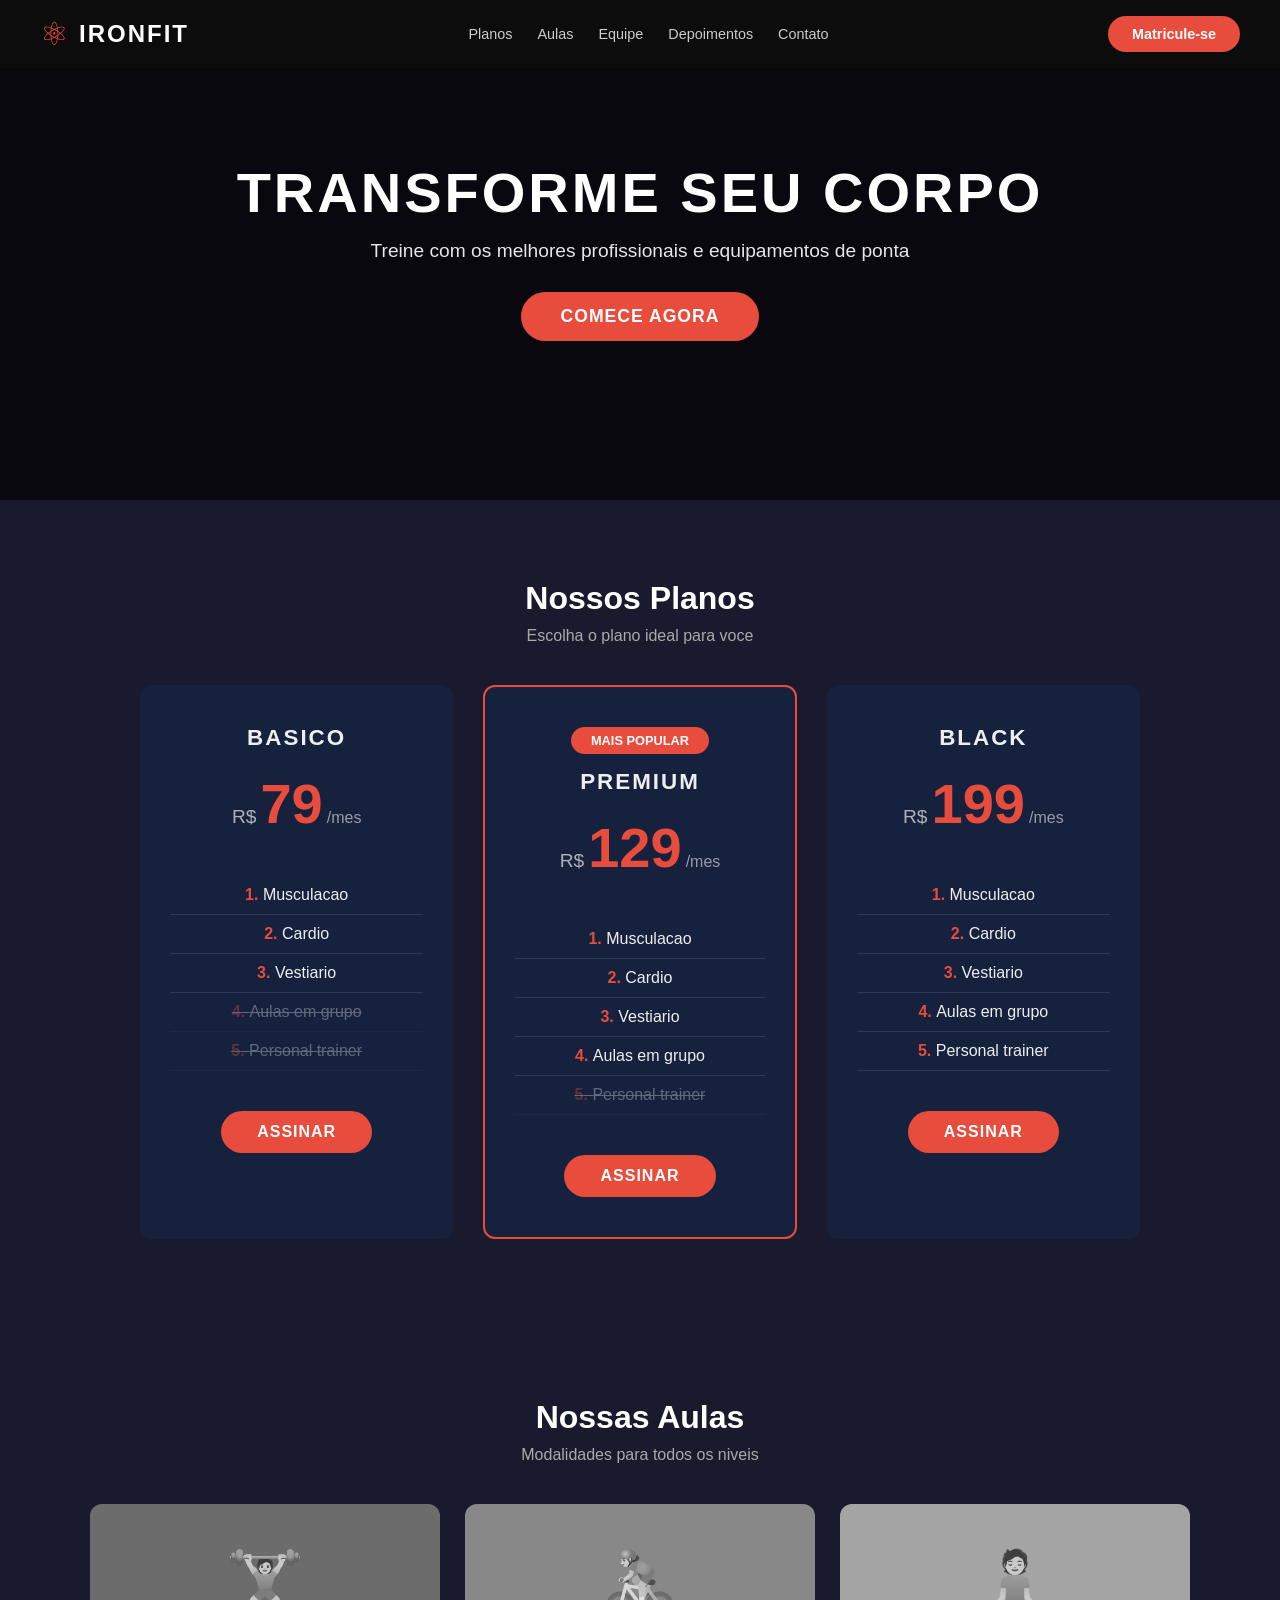
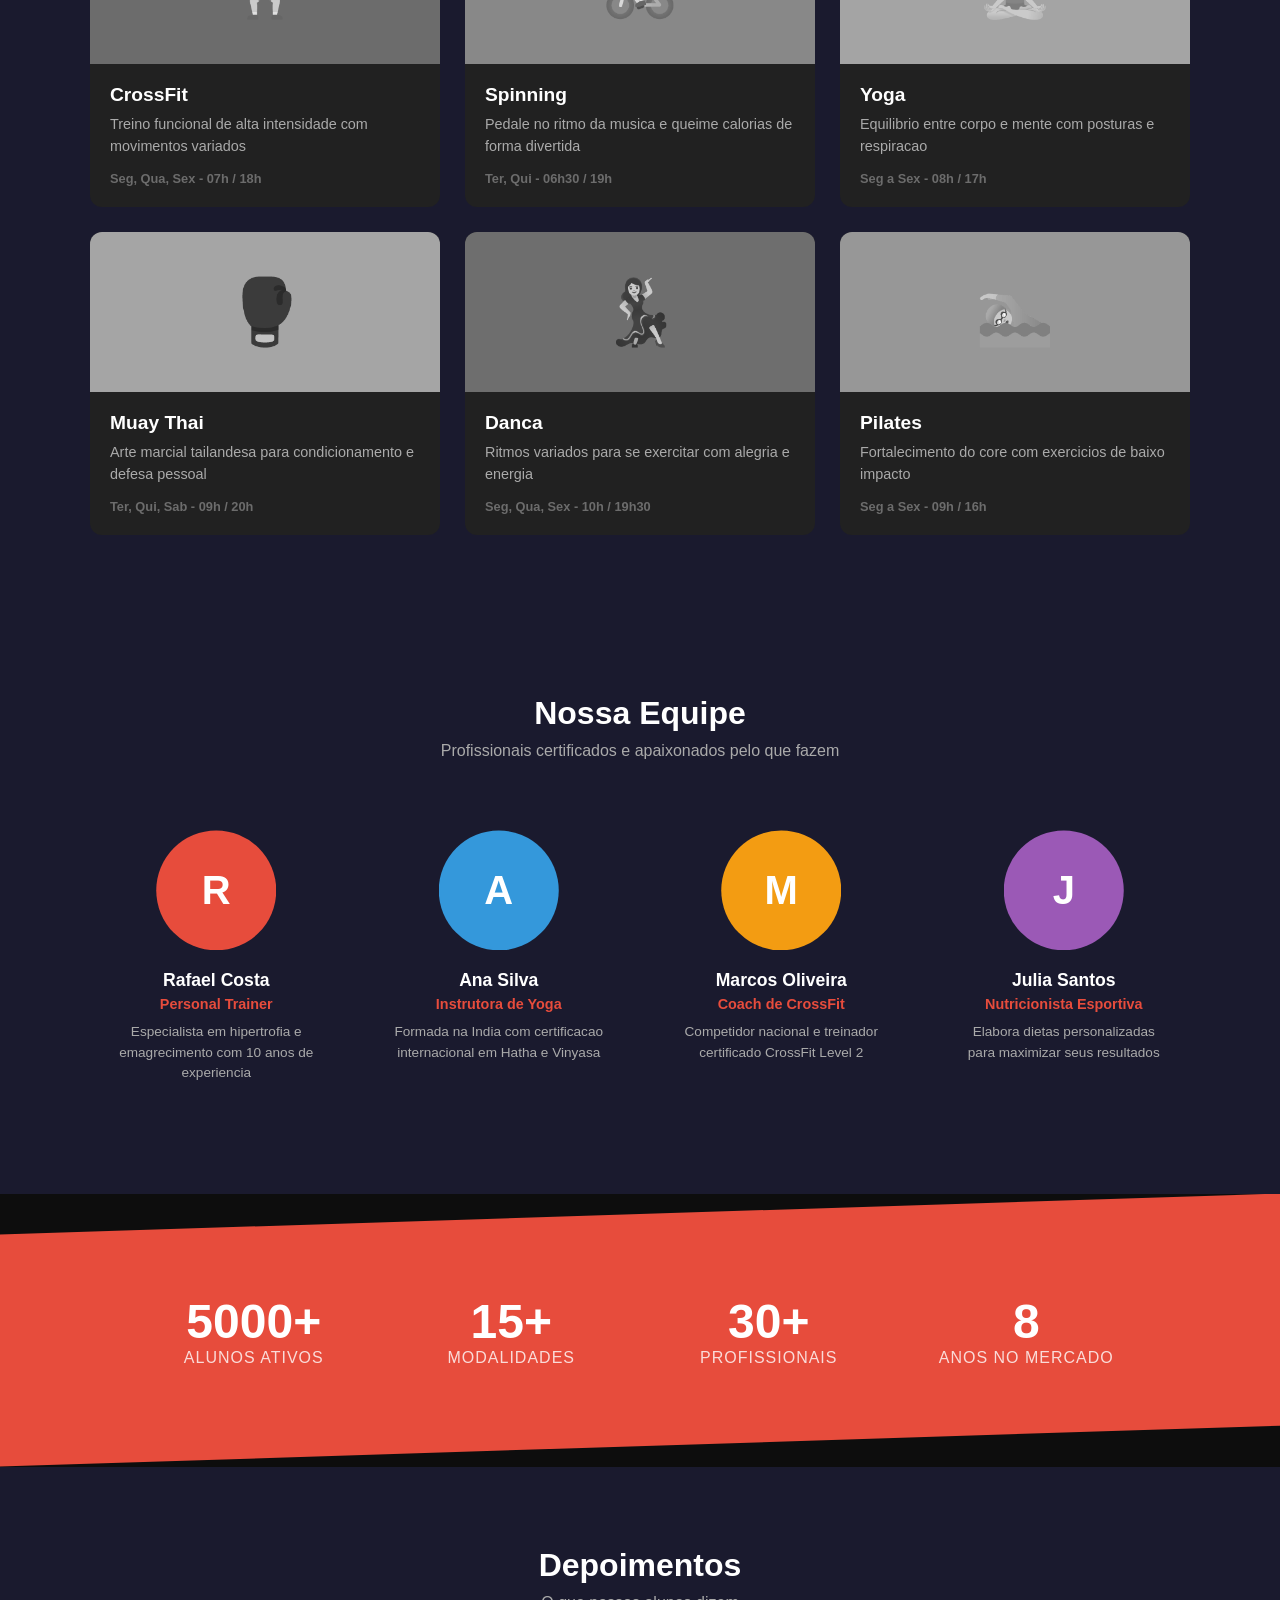
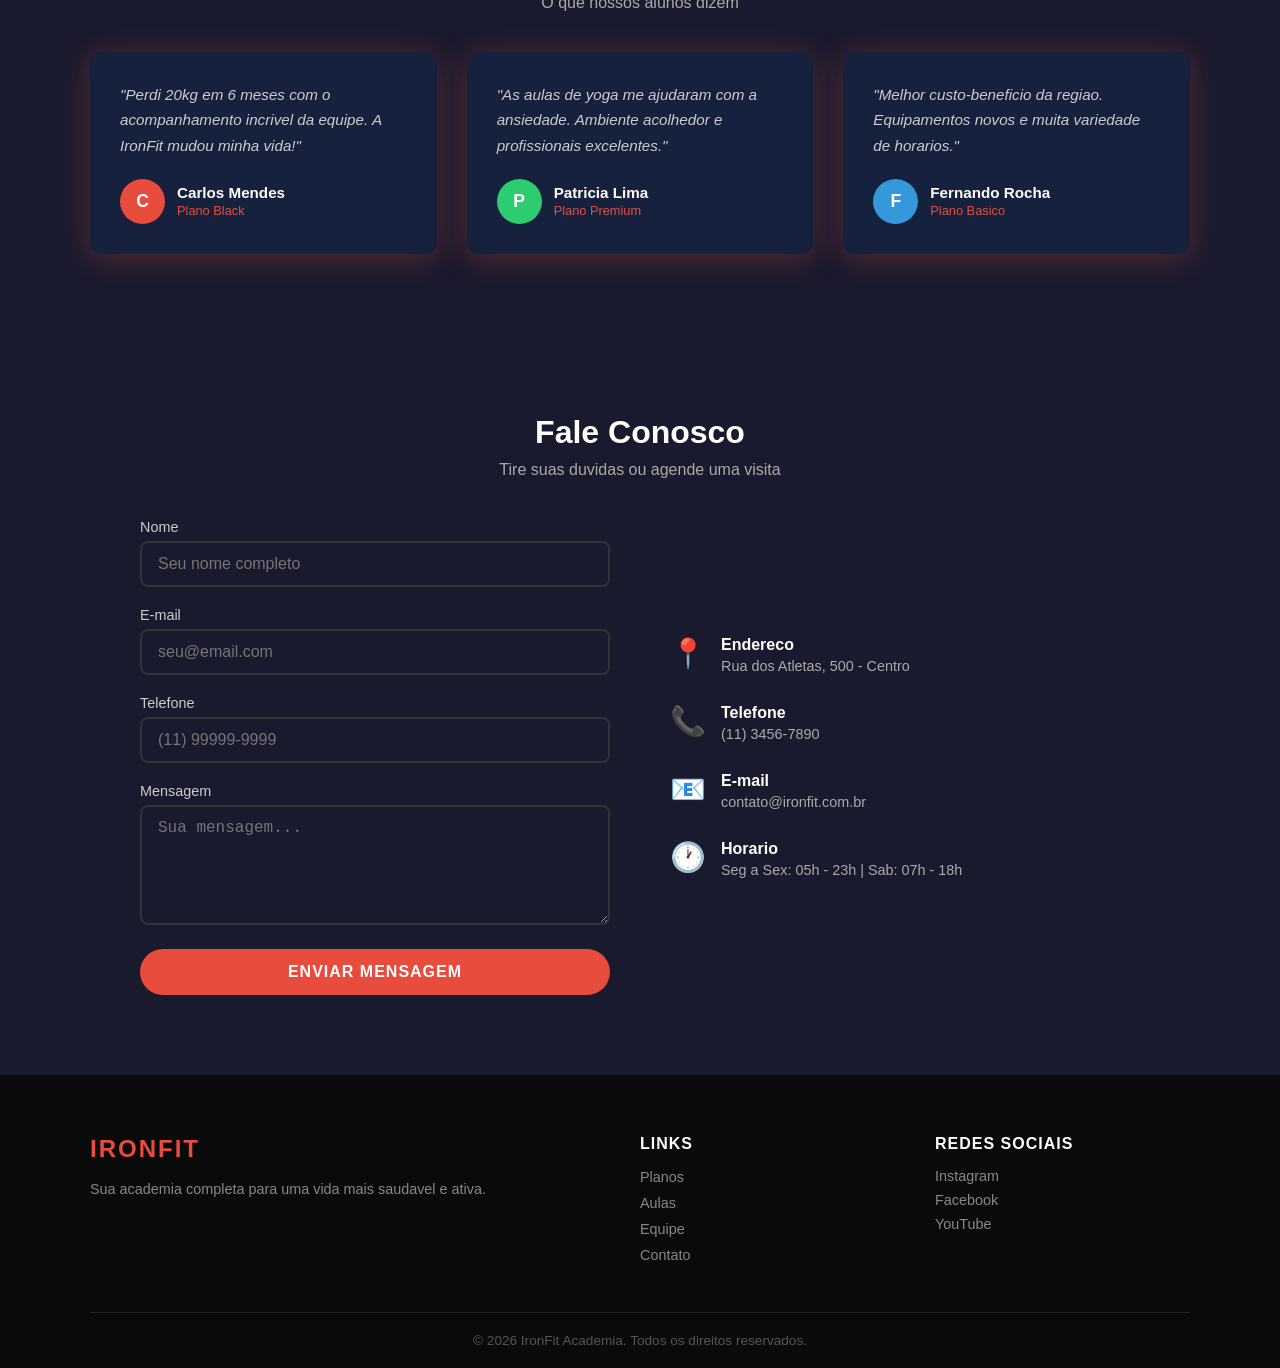
<file: css-academia/index.html>
<!DOCTYPE html>
<html lang="pt-BR">
<head>
    <meta charset="UTF-8">
    <meta name="viewport" content="width=device-width, initial-scale=1.0">
    <title>IronFit Academia - Atividade CSS</title>
    <link rel="stylesheet" href="style.css">
</head>
<body>

    <!-- HEADER / NAVEGACAO -->
    <header class="header">
        <div class="header-container">
            <div class="logo">
                <span class="logo-icon">&#9883;</span>
                <h1 class="logo-texto">IronFit</h1>
            </div>
            <nav class="nav">
                <a href="#planos" class="nav-link">Planos</a>
                <a href="#aulas" class="nav-link">Aulas</a>
                <a href="#equipe" class="nav-link">Equipe</a>
                <a href="#depoimentos" class="nav-link">Depoimentos</a>
                <a href="#contato" class="nav-link">Contato</a>
            </nav>
            <a href="#planos" class="btn-header">Matricule-se</a>
        </div>
    </header>

    <!-- HERO / BANNER PRINCIPAL -->
    <section class="hero">
        <div class="hero-overlay"></div>
        <div class="hero-conteudo">
            <h2 class="hero-titulo">Transforme Seu Corpo</h2>
            <p class="hero-subtitulo">Treine com os melhores profissionais e equipamentos de ponta</p>
            <a href="#planos" class="btn-hero">Comece Agora</a>
        </div>
    </section>

    <!-- SECAO DE PLANOS -->
    <section id="planos" class="secao secao-planos">
        <h2 class="secao-titulo">Nossos Planos</h2>
        <p class="secao-subtitulo">Escolha o plano ideal para voce</p>

        <div class="planos-grid">
            <div class="plano-card">
                <div class="plano-destaque">Basico</div>
                <div class="plano-preco">
                    <span class="preco-cifrao">R$</span>
                    <span class="preco-valor">79</span>
                    <span class="preco-periodo">/mes</span>
                </div>
                <ul class="plano-lista">
                    <li class="plano-item">Musculacao</li>
                    <li class="plano-item">Cardio</li>
                    <li class="plano-item">Vestiario</li>
                    <li class="plano-item item-inativo">Aulas em grupo</li>
                    <li class="plano-item item-inativo">Personal trainer</li>
                </ul>
                <a href="#" class="btn-plano">Assinar</a>
            </div>

            <div class="plano-card plano-popular">
                <div class="plano-badge">Mais Popular</div>
                <div class="plano-destaque">Premium</div>
                <div class="plano-preco">
                    <span class="preco-cifrao">R$</span>
                    <span class="preco-valor">129</span>
                    <span class="preco-periodo">/mes</span>
                </div>
                <ul class="plano-lista">
                    <li class="plano-item">Musculacao</li>
                    <li class="plano-item">Cardio</li>
                    <li class="plano-item">Vestiario</li>
                    <li class="plano-item">Aulas em grupo</li>
                    <li class="plano-item item-inativo">Personal trainer</li>
                </ul>
                <a href="#" class="btn-plano">Assinar</a>
            </div>

            <div class="plano-card">
                <div class="plano-destaque">Black</div>
                <div class="plano-preco">
                    <span class="preco-cifrao">R$</span>
                    <span class="preco-valor">199</span>
                    <span class="preco-periodo">/mes</span>
                </div>
                <ul class="plano-lista">
                    <li class="plano-item">Musculacao</li>
                    <li class="plano-item">Cardio</li>
                    <li class="plano-item">Vestiario</li>
                    <li class="plano-item">Aulas em grupo</li>
                    <li class="plano-item">Personal trainer</li>
                </ul>
                <a href="#" class="btn-plano">Assinar</a>
            </div>
        </div>
    </section>

    <!-- SECAO DE AULAS -->
    <section id="aulas" class="secao secao-aulas">
        <h2 class="secao-titulo">Nossas Aulas</h2>
        <p class="secao-subtitulo">Modalidades para todos os niveis</p>

        <div class="aulas-grid">
            <div class="aula-card">
                <div class="aula-imagem" style="background-color: #e74c3c;">
                    <span class="aula-emoji">&#127947;</span>
                </div>
                <div class="aula-info">
                    <h3 class="aula-nome">CrossFit</h3>
                    <p class="aula-desc">Treino funcional de alta intensidade com movimentos variados</p>
                    <span class="aula-horario">Seg, Qua, Sex - 07h / 18h</span>
                </div>
            </div>

            <div class="aula-card">
                <div class="aula-imagem" style="background-color: #3498db;">
                    <span class="aula-emoji">&#128692;</span>
                </div>
                <div class="aula-info">
                    <h3 class="aula-nome">Spinning</h3>
                    <p class="aula-desc">Pedale no ritmo da musica e queime calorias de forma divertida</p>
                    <span class="aula-horario">Ter, Qui - 06h30 / 19h</span>
                </div>
            </div>

            <div class="aula-card">
                <div class="aula-imagem" style="background-color: #2ecc71;">
                    <span class="aula-emoji">&#129496;</span>
                </div>
                <div class="aula-info">
                    <h3 class="aula-nome">Yoga</h3>
                    <p class="aula-desc">Equilibrio entre corpo e mente com posturas e respiracao</p>
                    <span class="aula-horario">Seg a Sex - 08h / 17h</span>
                </div>
            </div>

            <div class="aula-card">
                <div class="aula-imagem" style="background-color: #f39c12;">
                    <span class="aula-emoji">&#129354;</span>
                </div>
                <div class="aula-info">
                    <h3 class="aula-nome">Muay Thai</h3>
                    <p class="aula-desc">Arte marcial tailandesa para condicionamento e defesa pessoal</p>
                    <span class="aula-horario">Ter, Qui, Sab - 09h / 20h</span>
                </div>
            </div>

            <div class="aula-card">
                <div class="aula-imagem" style="background-color: #9b59b6;">
                    <span class="aula-emoji">&#128131;</span>
                </div>
                <div class="aula-info">
                    <h3 class="aula-nome">Danca</h3>
                    <p class="aula-desc">Ritmos variados para se exercitar com alegria e energia</p>
                    <span class="aula-horario">Seg, Qua, Sex - 10h / 19h30</span>
                </div>
            </div>

            <div class="aula-card">
                <div class="aula-imagem" style="background-color: #1abc9c;">
                    <span class="aula-emoji">&#127946;</span>
                </div>
                <div class="aula-info">
                    <h3 class="aula-nome">Pilates</h3>
                    <p class="aula-desc">Fortalecimento do core com exercicios de baixo impacto</p>
                    <span class="aula-horario">Seg a Sex - 09h / 16h</span>
                </div>
            </div>
        </div>
    </section>

    <!-- SECAO EQUIPE -->
    <section id="equipe" class="secao secao-equipe">
        <h2 class="secao-titulo">Nossa Equipe</h2>
        <p class="secao-subtitulo">Profissionais certificados e apaixonados pelo que fazem</p>

        <div class="equipe-grid">
            <div class="treinador-card">
                <div class="treinador-foto">
                    <div class="foto-placeholder" style="background-color: #e74c3c;">R</div>
                </div>
                <h3 class="treinador-nome">Rafael Costa</h3>
                <p class="treinador-especialidade">Personal Trainer</p>
                <p class="treinador-bio">Especialista em hipertrofia e emagrecimento com 10 anos de experiencia</p>
            </div>

            <div class="treinador-card">
                <div class="treinador-foto">
                    <div class="foto-placeholder" style="background-color: #3498db;">A</div>
                </div>
                <h3 class="treinador-nome">Ana Silva</h3>
                <p class="treinador-especialidade">Instrutora de Yoga</p>
                <p class="treinador-bio">Formada na India com certificacao internacional em Hatha e Vinyasa</p>
            </div>

            <div class="treinador-card">
                <div class="treinador-foto">
                    <div class="foto-placeholder" style="background-color: #f39c12;">M</div>
                </div>
                <h3 class="treinador-nome">Marcos Oliveira</h3>
                <p class="treinador-especialidade">Coach de CrossFit</p>
                <p class="treinador-bio">Competidor nacional e treinador certificado CrossFit Level 2</p>
            </div>

            <div class="treinador-card">
                <div class="treinador-foto">
                    <div class="foto-placeholder" style="background-color: #9b59b6;">J</div>
                </div>
                <h3 class="treinador-nome">Julia Santos</h3>
                <p class="treinador-especialidade">Nutricionista Esportiva</p>
                <p class="treinador-bio">Elabora dietas personalizadas para maximizar seus resultados</p>
            </div>
        </div>
    </section>

    <!-- SECAO ESTATISTICAS -->
    <section class="secao secao-stats">
        <div class="stats-grid">
            <div class="stat-item">
                <span class="stat-numero">5000+</span>
                <span class="stat-label">Alunos Ativos</span>
            </div>
            <div class="stat-item">
                <span class="stat-numero">15+</span>
                <span class="stat-label">Modalidades</span>
            </div>
            <div class="stat-item">
                <span class="stat-numero">30+</span>
                <span class="stat-label">Profissionais</span>
            </div>
            <div class="stat-item">
                <span class="stat-numero">8</span>
                <span class="stat-label">Anos no Mercado</span>
            </div>
        </div>
    </section>

    <!-- SECAO DEPOIMENTOS -->
    <section id="depoimentos" class="secao secao-depoimentos">
        <h2 class="secao-titulo">Depoimentos</h2>
        <p class="secao-subtitulo">O que nossos alunos dizem</p>

        <div class="depoimentos-grid">
            <div class="depoimento-card">
                <p class="depoimento-texto">"Perdi 20kg em 6 meses com o acompanhamento incrivel da equipe. A IronFit mudou minha vida!"</p>
                <div class="depoimento-autor">
                    <div class="autor-avatar" style="background-color: #e74c3c;">C</div>
                    <div class="autor-info">
                        <span class="autor-nome">Carlos Mendes</span>
                        <span class="autor-plano">Plano Black</span>
                    </div>
                </div>
            </div>

            <div class="depoimento-card">
                <p class="depoimento-texto">"As aulas de yoga me ajudaram com a ansiedade. Ambiente acolhedor e profissionais excelentes."</p>
                <div class="depoimento-autor">
                    <div class="autor-avatar" style="background-color: #2ecc71;">P</div>
                    <div class="autor-info">
                        <span class="autor-nome">Patricia Lima</span>
                        <span class="autor-plano">Plano Premium</span>
                    </div>
                </div>
            </div>

            <div class="depoimento-card">
                <p class="depoimento-texto">"Melhor custo-beneficio da regiao. Equipamentos novos e muita variedade de horarios."</p>
                <div class="depoimento-autor">
                    <div class="autor-avatar" style="background-color: #3498db;">F</div>
                    <div class="autor-info">
                        <span class="autor-nome">Fernando Rocha</span>
                        <span class="autor-plano">Plano Basico</span>
                    </div>
                </div>
            </div>
        </div>
    </section>

    <!-- SECAO CONTATO -->
    <section id="contato" class="secao secao-contato">
        <h2 class="secao-titulo">Fale Conosco</h2>
        <p class="secao-subtitulo">Tire suas duvidas ou agende uma visita</p>

        <div class="contato-container">
            <form class="contato-form">
                <div class="form-grupo">
                    <label class="form-label" for="nome">Nome</label>
                    <input type="text" id="nome" class="form-input" placeholder="Seu nome completo">
                </div>
                <div class="form-grupo">
                    <label class="form-label" for="email">E-mail</label>
                    <input type="email" id="email" class="form-input" placeholder="seu@email.com">
                </div>
                <div class="form-grupo">
                    <label class="form-label" for="telefone">Telefone</label>
                    <input type="tel" id="telefone" class="form-input" placeholder="(11) 99999-9999">
                </div>
                <div class="form-grupo">
                    <label class="form-label" for="mensagem">Mensagem</label>
                    <textarea id="mensagem" class="form-input form-textarea" placeholder="Sua mensagem..."></textarea>
                </div>
                <button type="submit" class="btn-enviar">Enviar Mensagem</button>
            </form>

            <div class="contato-info">
                <div class="info-item">
                    <span class="info-icone">&#128205;</span>
                    <div>
                        <h4 class="info-titulo">Endereco</h4>
                        <p class="info-texto">Rua dos Atletas, 500 - Centro</p>
                    </div>
                </div>
                <div class="info-item">
                    <span class="info-icone">&#128222;</span>
                    <div>
                        <h4 class="info-titulo">Telefone</h4>
                        <p class="info-texto">(11) 3456-7890</p>
                    </div>
                </div>
                <div class="info-item">
                    <span class="info-icone">&#128231;</span>
                    <div>
                        <h4 class="info-titulo">E-mail</h4>
                        <p class="info-texto">contato@ironfit.com.br</p>
                    </div>
                </div>
                <div class="info-item">
                    <span class="info-icone">&#128336;</span>
                    <div>
                        <h4 class="info-titulo">Horario</h4>
                        <p class="info-texto">Seg a Sex: 05h - 23h | Sab: 07h - 18h</p>
                    </div>
                </div>
            </div>
        </div>
    </section>

    <!-- FOOTER -->
    <footer class="footer">
        <div class="footer-container">
            <div class="footer-col">
                <h3 class="footer-titulo">IronFit</h3>
                <p class="footer-desc">Sua academia completa para uma vida mais saudavel e ativa.</p>
            </div>
            <div class="footer-col">
                <h4 class="footer-subtitulo">Links</h4>
                <ul class="footer-lista">
                    <li><a href="#planos" class="footer-link">Planos</a></li>
                    <li><a href="#aulas" class="footer-link">Aulas</a></li>
                    <li><a href="#equipe" class="footer-link">Equipe</a></li>
                    <li><a href="#contato" class="footer-link">Contato</a></li>
                </ul>
            </div>
            <div class="footer-col">
                <h4 class="footer-subtitulo">Redes Sociais</h4>
                <div class="footer-social">
                    <a href="#" class="social-link">Instagram</a>
                    <a href="#" class="social-link">Facebook</a>
                    <a href="#" class="social-link">YouTube</a>
                </div>
            </div>
        </div>
        <div class="footer-rodape">
            <p>&copy; 2026 IronFit Academia. Todos os direitos reservados.</p>
        </div>
    </footer>

</body>
</html>
</file>
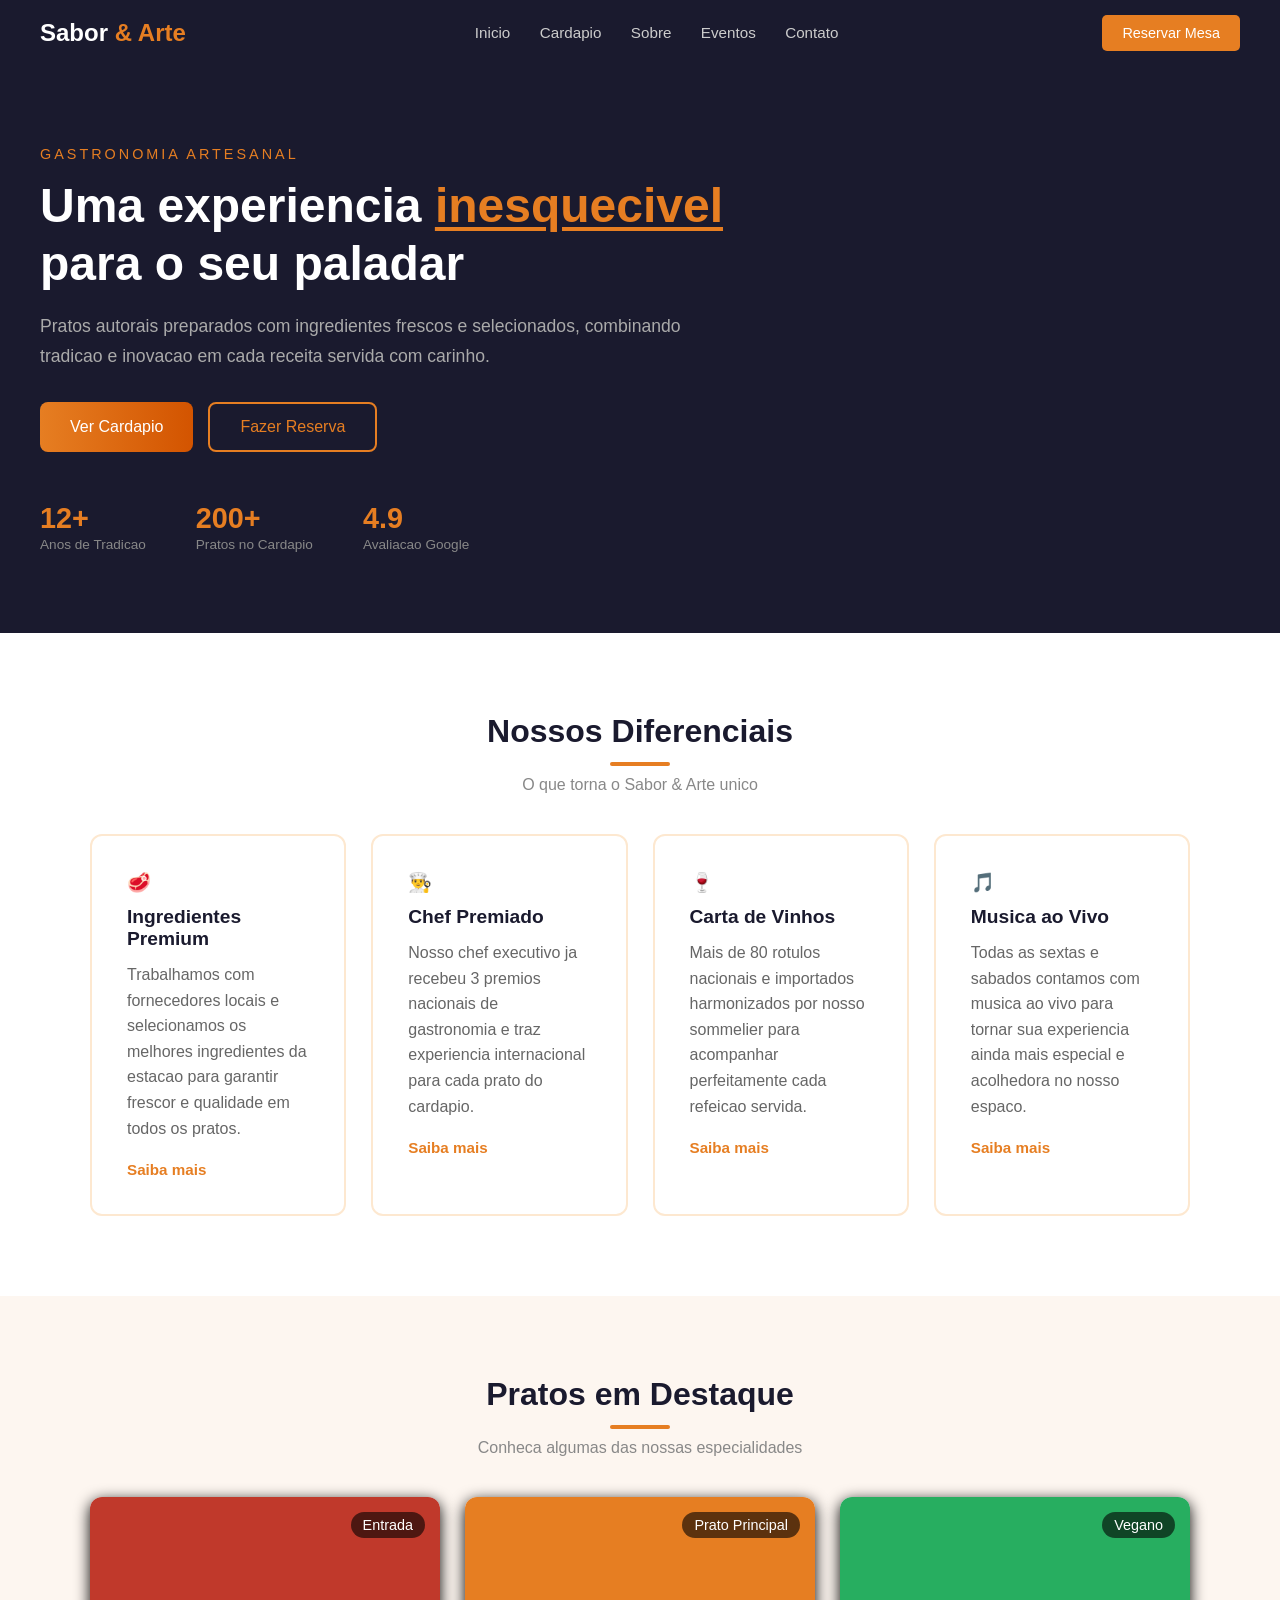
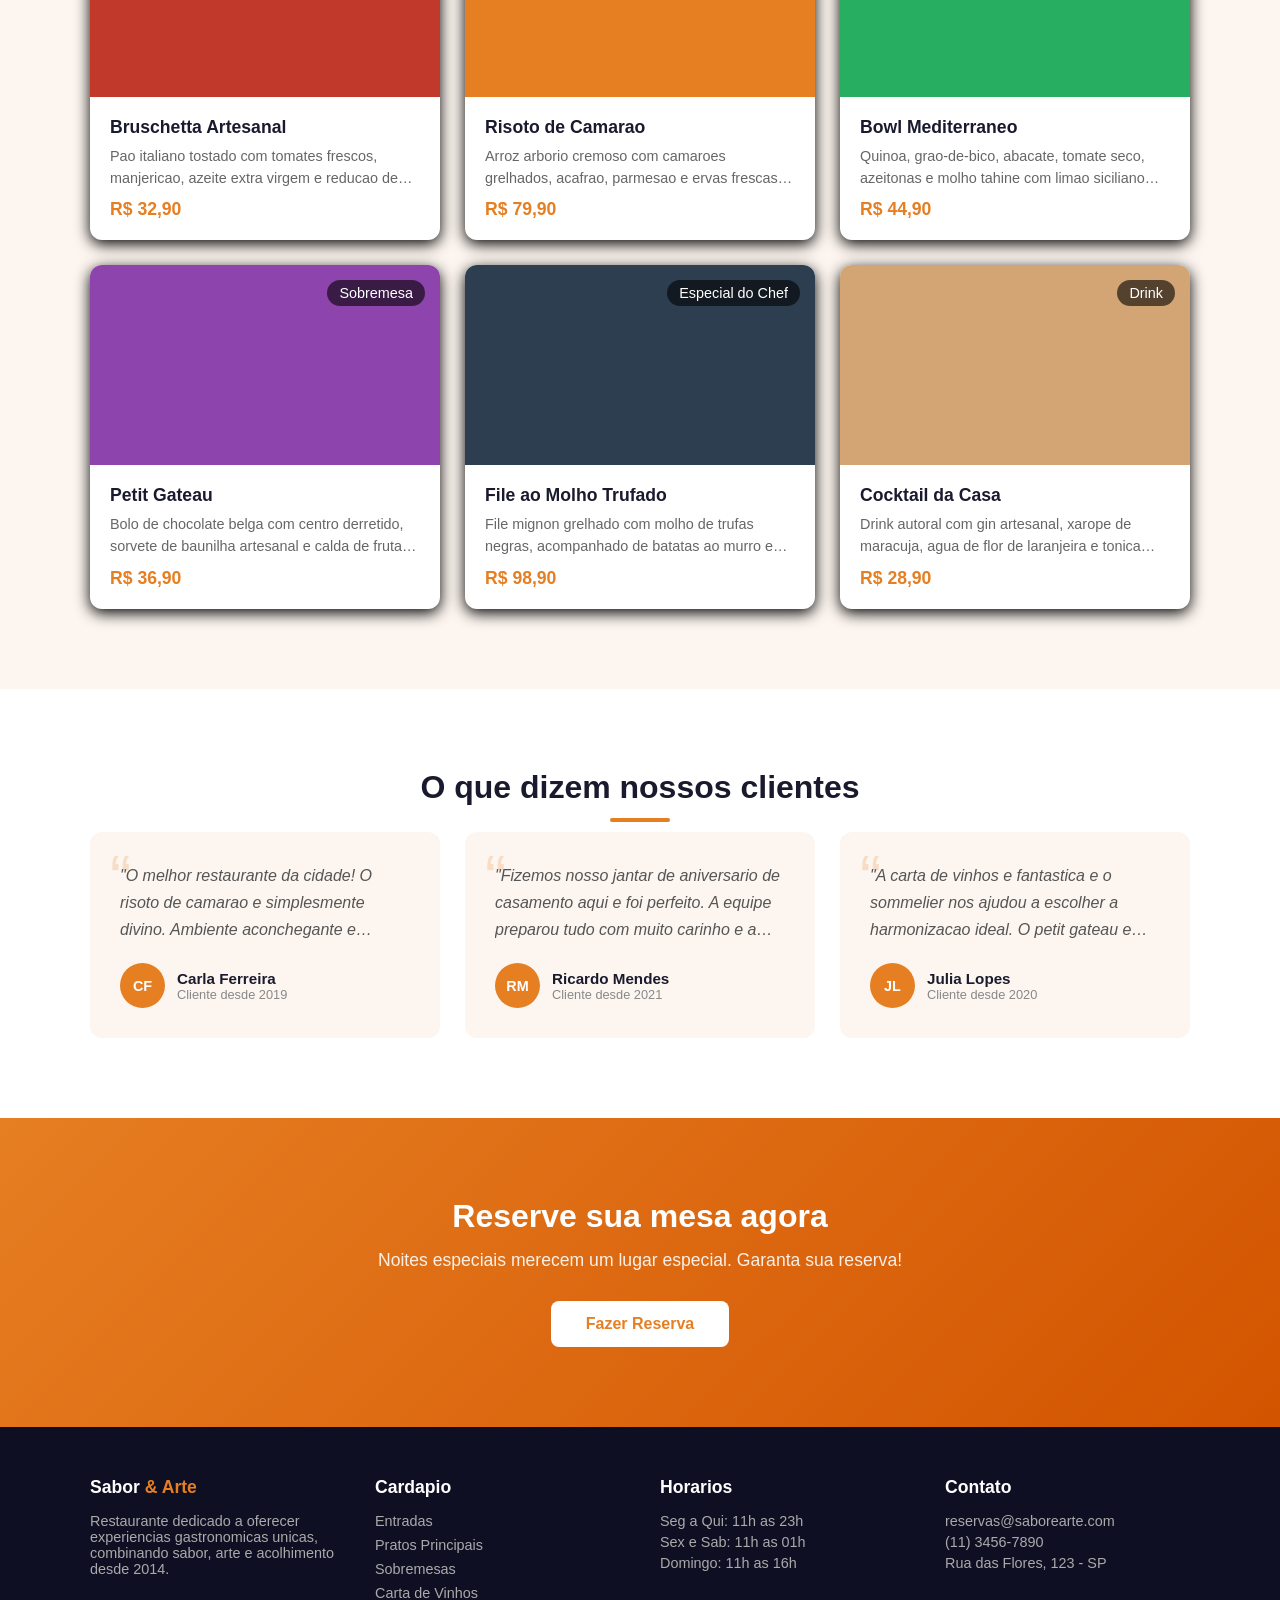
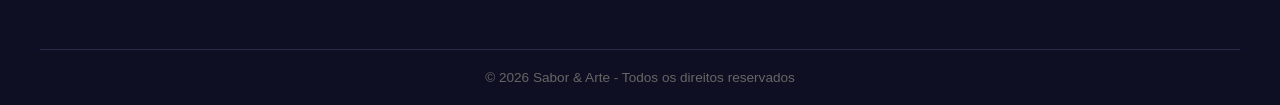
<file: css-geral/restaurante.html>
<!DOCTYPE html>
<html lang="pt-BR">
<head>
    <meta charset="UTF-8">
    <meta name="viewport" content="width=device-width, initial-scale=1.0">
    <title>Sabor & Arte - Restaurante</title>
    <link rel="stylesheet" href="style.css">
</head>
<body>

    <!-- HEADER / NAVBAR -->
    <header class="header">
        <div class="logo">Sabor <span class="logo-destaque">& Arte</span></div>
        <nav class="nav">
            <a href="#">Inicio</a>
            <a href="#">Cardapio</a>
            <a href="#">Sobre</a>
            <a href="#">Eventos</a>
            <a href="#">Contato</a>
        </nav>
        <button class="btn-reserva">Reservar Mesa</button>
    </header>

    <!-- HERO SECTION -->
    <section class="hero">
        <div class="hero-conteudo">
            <p class="hero-subtitulo">Gastronomia Artesanal</p>
            <h1 class="hero-titulo">Uma experiencia <span class="texto-destaque">inesquecivel</span> para o seu paladar</h1>
            <p class="hero-descricao">Pratos autorais preparados com ingredientes frescos e selecionados, combinando tradicao e inovacao em cada receita servida com carinho.</p>
            <div class="hero-botoes">
                <button class="btn-primario">Ver Cardapio</button>
                <button class="btn-secundario">Fazer Reserva</button>
            </div>
        </div>
        <div class="hero-numeros">
            <div class="numero-item">
                <span class="numero-valor">12+</span>
                <span class="numero-label">Anos de Tradicao</span>
            </div>
            <div class="numero-item">
                <span class="numero-valor">200+</span>
                <span class="numero-label">Pratos no Cardapio</span>
            </div>
            <div class="numero-item">
                <span class="numero-valor">4.9</span>
                <span class="numero-label">Avaliacao Google</span>
            </div>
        </div>
    </section>

    <!-- DIFERENCIAIS -->
    <section class="diferenciais">
        <h2 class="secao-titulo">Nossos Diferenciais</h2>
        <p class="secao-subtitulo">O que torna o Sabor & Arte unico</p>
        <div class="diferenciais-container">
            <div class="diferencial-card">
                <div class="diferencial-icone">🥩</div>
                <h3>Ingredientes Premium</h3>
                <p>Trabalhamos com fornecedores locais e selecionamos os melhores ingredientes da estacao para garantir frescor e qualidade em todos os pratos.</p>
                <a href="#" class="diferencial-link">Saiba mais</a>
            </div>
            <div class="diferencial-card">
                <div class="diferencial-icone">👨‍🍳</div>
                <h3>Chef Premiado</h3>
                <p>Nosso chef executivo ja recebeu 3 premios nacionais de gastronomia e traz experiencia internacional para cada prato do cardapio.</p>
                <a href="#" class="diferencial-link">Saiba mais</a>
            </div>
            <div class="diferencial-card">
                <div class="diferencial-icone">🍷</div>
                <h3>Carta de Vinhos</h3>
                <p>Mais de 80 rotulos nacionais e importados harmonizados por nosso sommelier para acompanhar perfeitamente cada refeicao servida.</p>
                <a href="#" class="diferencial-link">Saiba mais</a>
            </div>
            <div class="diferencial-card">
                <div class="diferencial-icone">🎵</div>
                <h3>Musica ao Vivo</h3>
                <p>Todas as sextas e sabados contamos com musica ao vivo para tornar sua experiencia ainda mais especial e acolhedora no nosso espaco.</p>
                <a href="#" class="diferencial-link">Saiba mais</a>
            </div>
        </div>
    </section>

    <!-- CARDAPIO DESTAQUES -->
    <section class="cardapio">
        <h2 class="secao-titulo">Pratos em Destaque</h2>
        <p class="secao-subtitulo">Conheca algumas das nossas especialidades</p>
        <div class="cardapio-grid">
            <div class="prato-card">
                <div class="prato-img" style="background-color: #c0392b;">
                    <span class="prato-tag">Entrada</span>
                </div>
                <div class="prato-info">
                    <h3>Bruschetta Artesanal</h3>
                    <p>Pao italiano tostado com tomates frescos, manjericao, azeite extra virgem e reducao de balsamico caseira preparada diariamente.</p>
                    <span class="prato-preco">R$ 32,90</span>
                </div>
            </div>
            <div class="prato-card">
                <div class="prato-img" style="background-color: #e67e22;">
                    <span class="prato-tag">Prato Principal</span>
                </div>
                <div class="prato-info">
                    <h3>Risoto de Camarao</h3>
                    <p>Arroz arborio cremoso com camaroes grelhados, acafrao, parmesao e ervas frescas colhidas do nosso jardim interno.</p>
                    <span class="prato-preco">R$ 79,90</span>
                </div>
            </div>
            <div class="prato-card">
                <div class="prato-img" style="background-color: #27ae60;">
                    <span class="prato-tag">Vegano</span>
                </div>
                <div class="prato-info">
                    <h3>Bowl Mediterraneo</h3>
                    <p>Quinoa, grao-de-bico, abacate, tomate seco, azeitonas e molho tahine com limao siciliano fresco e hortela.</p>
                    <span class="prato-preco">R$ 44,90</span>
                </div>
            </div>
            <div class="prato-card">
                <div class="prato-img" style="background-color: #8e44ad;">
                    <span class="prato-tag">Sobremesa</span>
                </div>
                <div class="prato-info">
                    <h3>Petit Gateau</h3>
                    <p>Bolo de chocolate belga com centro derretido, sorvete de baunilha artesanal e calda de frutas vermelhas frescas da estacao.</p>
                    <span class="prato-preco">R$ 36,90</span>
                </div>
            </div>
            <div class="prato-card">
                <div class="prato-img" style="background-color: #2c3e50;">
                    <span class="prato-tag">Especial do Chef</span>
                </div>
                <div class="prato-info">
                    <h3>File ao Molho Trufado</h3>
                    <p>File mignon grelhado com molho de trufas negras, acompanhado de batatas ao murro e legumes salteados na manteiga.</p>
                    <span class="prato-preco">R$ 98,90</span>
                </div>
            </div>
            <div class="prato-card">
                <div class="prato-img" style="background-color: #d4a574;">
                    <span class="prato-tag">Drink</span>
                </div>
                <div class="prato-info">
                    <h3>Cocktail da Casa</h3>
                    <p>Drink autoral com gin artesanal, xarope de maracuja, agua de flor de laranjeira e tonica premium com especiarias.</p>
                    <span class="prato-preco">R$ 28,90</span>
                </div>
            </div>
        </div>
    </section>

    <!-- DEPOIMENTOS -->
    <section class="depoimentos">
        <h2 class="secao-titulo">O que dizem nossos clientes</h2>
        <div class="depoimentos-container">
            <div class="depoimento-card">
                <p class="depoimento-texto">"O melhor restaurante da cidade! O risoto de camarao e simplesmente divino. Ambiente aconchegante e atendimento impecavel. Voltarei com certeza muitas vezes!"</p>
                <div class="depoimento-autor">
                    <div class="autor-avatar">CF</div>
                    <div class="autor-info">
                        <strong>Carla Ferreira</strong>
                        <span>Cliente desde 2019</span>
                    </div>
                </div>
            </div>
            <div class="depoimento-card">
                <p class="depoimento-texto">"Fizemos nosso jantar de aniversario de casamento aqui e foi perfeito. A equipe preparou tudo com muito carinho e a comida estava excepcional em cada detalhe!"</p>
                <div class="depoimento-autor">
                    <div class="autor-avatar">RM</div>
                    <div class="autor-info">
                        <strong>Ricardo Mendes</strong>
                        <span>Cliente desde 2021</span>
                    </div>
                </div>
            </div>
            <div class="depoimento-card">
                <p class="depoimento-texto">"A carta de vinhos e fantastica e o sommelier nos ajudou a escolher a harmonizacao ideal. O petit gateau e obrigatorio! Experiencia gastronomica de alto nivel."</p>
                <div class="depoimento-autor">
                    <div class="autor-avatar">JL</div>
                    <div class="autor-info">
                        <strong>Julia Lopes</strong>
                        <span>Cliente desde 2020</span>
                    </div>
                </div>
            </div>
        </div>
    </section>

    <!-- CTA -->
    <section class="cta">
        <h2>Reserve sua mesa agora</h2>
        <p>Noites especiais merecem um lugar especial. Garanta sua reserva!</p>
        <button class="btn-cta">Fazer Reserva</button>
    </section>

    <!-- FOOTER -->
    <footer class="footer">
        <div class="footer-topo">
            <div class="footer-col">
                <h4>Sabor <span class="logo-destaque">& Arte</span></h4>
                <p>Restaurante dedicado a oferecer experiencias gastronomicas unicas, combinando sabor, arte e acolhimento desde 2014.</p>
            </div>
            <div class="footer-col">
                <h4>Cardapio</h4>
                <a href="#">Entradas</a>
                <a href="#">Pratos Principais</a>
                <a href="#">Sobremesas</a>
                <a href="#">Carta de Vinhos</a>
            </div>
            <div class="footer-col">
                <h4>Horarios</h4>
                <p>Seg a Qui: 11h as 23h</p>
                <p>Sex e Sab: 11h as 01h</p>
                <p>Domingo: 11h as 16h</p>
            </div>
            <div class="footer-col">
                <h4>Contato</h4>
                <p>reservas@saborearte.com</p>
                <p>(11) 3456-7890</p>
                <p>Rua das Flores, 123 - SP</p>
            </div>
        </div>
        <div class="footer-bottom">
            <p>&copy; 2026 Sabor & Arte - Todos os direitos reservados</p>
        </div>
    </footer>

</body>
</html>
</file>
<file: css-academia/style.css>
/* ============================================
   ATIVIDADE DE CSS - IronFit Academia

   Resolva as 10 questoes abaixo editando
   APENAS este arquivo CSS.

   Cada questao indica onde voce deve mexer.
   Procure os comentarios "QUESTAO X" abaixo.

   TEMAS ABORDADOS:
   1. CSS Grid Layout
   2. CSS Variables (Custom Properties)
   3. Animacoes com @keyframes
   4. Opacity e Visibility
   5. Z-index e Stacking Context
   6. Clip-path (formas geometricas)
   7. CSS Filters (blur, brightness, etc)
   8. Transform (rotate, scale, translate)
   9. Outline e estilos de foco
   10. List-style e Counters
   ============================================ */

* {
    margin: 0;
    padding: 0;
    box-sizing: border-box;
}

body {
    font-family: 'Segoe UI', Tahoma, Geneva, Verdana, sans-serif;
    color: #333;
    background-color: #0d0d0d;
}

.secao-titulo {
    text-align: center;
    font-size: 2rem;
    color: #fff;
    margin-bottom: 10px;
}

.secao-subtitulo {
    text-align: center;
    color: #aaa;
    font-size: 1rem;
    margin-bottom: 40px;
}


/* =============================================
   QUESTAO 1 - CSS Grid Layout
   =============================================
   A secao de planos (.planos-grid) precisa exibir
   os 3 cards lado a lado usando CSS Grid.

   INSTRUCOES:
   a) Defina .planos-grid como um grid container
      (display: grid)
   b) Crie 3 colunas de tamanhos iguais usando
      grid-template-columns com a funcao repeat()
      e a unidade "fr"
   c) Adicione um espacamento (gap) de 30px
      entre os cards
   d) Centralize o grid com max-width de 1000px
      e margin: 0 auto

   DICA: repeat(3, 1fr) cria 3 colunas iguais
   ============================================= */

.planos-grid {
    display: grid;
    grid-template-columns: repeat( 3, 1fr );
    gap: 30px;
    max-width: 1000px;
    margin: 0 auto;
}


/* =============================================
   QUESTAO 2 - CSS Variables (Custom Properties)
   =============================================
   Vamos criar variaveis CSS para padronizar
   as cores do site. Use a pseudo-classe :root
   para declarar variaveis globais.

   INSTRUCOES:
   a) No seletor :root, crie as variaveis:
      --cor-primaria: #e74c3c (vermelho)
      --cor-secundaria: #c0392b (vermelho escuro)
      --cor-fundo: #1a1a2e (azul escuro)
      --cor-card: #16213e (azul mais escuro)
      --cor-texto: #eee (cinza claro)
   b) Aplique --cor-fundo como background-color
      da classe .secao
   c) Aplique --cor-card como background-color
      da classe .plano-card
   d) Aplique --cor-texto como color da classe
      .plano-card

   DICA: Para usar uma variavel, escreva
   var(--nome-da-variavel)
   ============================================= */

:root {
      --cor-primaria: #e74c3c;
      --cor-secundaria: #c0392b;
      --cor-fundo: #1a1a2e; 
      --cor-card: #16213e; 
      --cor-texto: #eee;
       
}

.secao {
    padding: 80px 40px;
    background-color: var(--cor-fundo);
}

.plano-card {
    padding: 40px 30px;
    border-radius: 12px;
    text-align: center;
    background-color: var(--cor-card);
    color: var(--cor-texto);
    transition: transform 0.3s ease;
    
}


/* =============================================
   QUESTAO 3 - Animacoes com @keyframes
   =============================================
   Crie uma animacao de "pulsar" para o badge
   "Mais Popular" do plano Premium.

   INSTRUCOES:
   a) Crie um @keyframes chamado "pulsar" com:
      - 0%: transform scale(1)
      - 50%: transform scale(1.1)
      - 100%: transform scale(1)
   b) Na classe .plano-badge, aplique:
      - animation-name: pulsar
      - animation-duration: 2s
      - animation-iteration-count: infinite

   DICA: Voce pode usar a propriedade shorthand
   animation: pulsar 2s infinite;
   ============================================= */

@keyframes pulsar {
    0% { transform: scale(1); }
    50% { transform: scale(1.1); }
    100% { transform: scale(1); }
}
.plano-badge {
    background-color: #e74c3c;
    color: #fff;
    padding: 6px 20px;
    border-radius: 20px;
    font-size: 0.8rem;
    font-weight: bold;
    text-transform: uppercase;
    display: inline-block;
    margin-bottom: 15px;
       animation-name: pulsar;
       animation-duration: 2s;
       animation-iteration-count: infinite;

}


/* =============================================
   QUESTAO 4 - Opacity e Visibility
   =============================================
   Os itens inativos da lista de planos devem
   parecer "desabilitados" usando opacity.

   INSTRUCOES:
   a) Na classe .item-inativo, defina:
      - opacity: 0.35
      - text-decoration: line-through
   b) Na classe .hero-overlay, defina:
      - background-color: rgba(0, 0, 0, 0.7)
         (preto com 70% de opacidade via rgba)
      - position: absolute
      - top, left, right, bottom: 0
         (para cobrir todo o hero)

   DICA: opacity vai de 0 (invisivel) a 1 (visivel).
   rgba() permite definir opacidade na cor.
   ============================================= */

.item-inativo {
    opacity: 0.35;
    text-decoration: line-through;
}

.hero-overlay {
    background-color: rgba(0, 0, 0, 0.7);
    position: absolute;
    top: 0;
    left: 0;
    right: 0;
    bottom: 0;
    z-index: 1;
}


/* =============================================
   QUESTAO 5 - Z-index e Stacking Context
   =============================================
   O conteudo do hero (.hero-conteudo) precisa
   aparecer ACIMA do overlay escuro.

   INSTRUCOES:
   a) Na classe .hero, defina:
      - position: relative (cria stacking context)
      - min-height: 500px
      - display: flex, align-items: center,
        justify-content: center
   b) Na classe .hero-conteudo, defina:
      - position: relative
      - z-index: 2 (fica acima do overlay)
      - text-align: center
      - color: #fff
   c) Confira que .hero-overlay (questao 4)
      tem z-index: 1 (abaixo do conteudo)

   DICA: z-index so funciona em elementos
   que possuem position definido (relative,
   absolute, fixed ou sticky).
   ============================================= */

.hero {
    background-color: #1a1a2e;
    position: relative;
    min-height: 500px;
    display: flex;
    align-items: center;
    justify-content: center;
}

.hero-conteudo {
    position: relative;
    z-index: 2;
    text-align: center;
    color: #fff;

}


/* =============================================
   QUESTAO 6 - Clip-path (formas geometricas)
   =============================================
   Use clip-path para criar formas nos elementos
   de foto dos treinadores.

   INSTRUCOES:
   a) Na classe .foto-placeholder, defina:
      - width: 120px e height: 120px
      - clip-path: circle(50%) para fazer
        a foto ficar redonda
      - display: flex, align-items: center,
        justify-content: center
      - font-size: 2.5rem, color: #fff,
        font-weight: bold
   b) Na classe .secao-stats, aplique:
      - clip-path: polygon(0 15%, 100% 0,
        100% 85%, 0 100%)
        para criar um formato diagonal
      - background-color: #e74c3c
      - padding: 100px 40px

   DICA: clip-path recorta o elemento na
   forma geometrica especificada.
   ============================================= */

.foto-placeholder {
   width: 120px;
   height: 120px;
   clip-path: circle(50%);
   display: flex;
   align-items: center;
   justify-content: center;
   font-size: 2.5rem;
   color: #fff;
   font-weight: bold;
}

.secao-stats {
    clip-path: polygon(0 15%, 100% 0, 100% 85%, 0 100%);
    background-color: #e74c3c;
    padding: 100px 40px;
}


/* =============================================
   QUESTAO 7 - CSS Filters
   =============================================
   Aplique filtros visuais nos cards de aulas.

   INSTRUCOES:
   a) Na classe .aula-card, adicione:
      - filter: grayscale(100%)
        (deixa o card preto e branco)
      - transition: filter 0.4s ease
   b) Na classe .aula-card:hover, mude para:
      - filter: grayscale(0%)
        (volta as cores no hover)
   c) Na classe .depoimento-card, adicione:
      - filter: drop-shadow(0 4px 15px
        rgba(231, 76, 60, 0.3))
        (sombra avermelhada)

   DICA: Outros filtros uteis: blur(), brightness(),
   contrast(), saturate(), sepia()
   ============================================= */

.aula-card {
    background-color: #16213e;
    border-radius: 12px;
    overflow: hidden;
   filter: grayscale(100%);
   transition: filter 0.4s ease;
}

.aula-card:hover {
    filter: grayscale(0%);

}

.depoimento-card {
    background-color: #16213e;
    padding: 30px;
    border-radius: 12px;
    filter: drop-shadow(0 4px 15px rgba(231, 76, 60, 0.3));

}


/* =============================================
   QUESTAO 8 - Transform (rotate, scale, translate)
   =============================================
   Use transform para criar efeitos interativos
   nos cards de planos e estatisticas.

   INSTRUCOES:
   a) Na classe .plano-card:hover, aplique:
      - transform: translateY(-10px) scale(1.02)
        (sobe e aumenta levemente)
      - transition na .plano-card:
        transition: transform 0.3s ease
   b) Na classe .stat-numero, aplique:
      - display: block
      - font-size: 3rem
      - font-weight: bold
      - color: #fff
   c) Na classe .stat-item:hover .stat-numero,
      aplique:
      - transform: rotate(5deg) scale(1.2)
      - transition na .stat-numero:
        transition: transform 0.3s ease

   DICA: Voce pode combinar multiplas funcoes
   de transform numa unica propriedade.
   ============================================= */

.plano-card:hover {
   transform: translateY(-10px);
   scale: (1.02);
   ;
 }
.stat-numero {
    display: block;
    font-size: 3rem;
    font-weight: bold;
    color: #fff;
    transition: transform 0.3s ease;
}

.stat-item:hover .stat-numero {
    transform: rotate(5deg) scale(1.2);
    
}


/* =============================================
   QUESTAO 9 - Outline e estilos de foco
   =============================================
   Estilize o foco dos campos do formulario
   para melhorar a acessibilidade.

   INSTRUCOES:
   a) Na classe .form-input, defina:
      - width: 100%
      - padding: 12px 16px
      - border: 2px solid #333
      - border-radius: 8px
      - background-color: #1a1a2e
      - color: #eee
      - font-size: 1rem
      - outline: none (remove outline padrao)
   b) Na classe .form-input:focus, defina:
      - border-color: #e74c3c
      - outline: 3px solid rgba(231, 76, 60, 0.3)
      - outline-offset: 2px
        (afasta o outline da borda)

   DICA: outline nao altera o layout
   (diferente de border). outline-offset
   controla a distancia entre o outline
   e a borda do elemento.
   ============================================= */

.form-input {
    width: 100%;
    padding: 12px 16px;
    border: 2px solid #333;
    border-radius: 8px;
    background-color: #1a1a2e;
    color: #eee;
    font-size: 1rem;
    outline: none;
}

.form-input:focus {
    border-color: #e74c3c;
    outline: 3px solid rgba(231, 76, 60, 0.3);
    outline-offset: 2px;
}


/* =============================================
   QUESTAO 10 - List-style e CSS Counters
   =============================================
   Personalize a lista de beneficios dos planos
   e adicione contadores automaticos.

   INSTRUCOES:
   a) Na classe .plano-lista, defina:
      - list-style: none (remove marcadores)
      - padding: 20px 0
      - counter-reset: beneficio
        (inicializa o contador)
   b) Na classe .plano-item, defina:
      - padding: 10px 0
      - border-bottom: 1px solid
        rgba(255,255,255,0.1)
      - counter-increment: beneficio
        (incrementa o contador)
   c) Na classe .plano-item::before, defina:
      - content: counter(beneficio) ". "
        (exibe o numero antes do texto)
      - font-weight: bold
      - color: #e74c3c

   DICA: CSS Counters permitem numerar elementos
   automaticamente sem usar HTML. Funciona com
   counter-reset, counter-increment e counter().
   ============================================= */

.plano-lista {
    list-style: none;
    padding: 20px 0;
    counter-reset: beneficio;
}

.plano-item {
    padding: 10px 0;
    border-bottom: 1px solid rgba(255, 255, 255, 0.1);
    counter-increment: beneficio;
}

.plano-item::before {
    content: counter(beneficio) ". ";
    font-weight: bold;
    color: #e74c3c;
}


/* =============================================
   ESTILOS PRONTOS - NAO ALTERAR ABAIXO
   ============================================= */

/* Header */
.header {
    background-color: rgba(13, 13, 13, 0.95);
    padding: 15px 40px;
    position: fixed;
    width: 100%;
    top: 0;
    z-index: 100;
}

.header-container {
    display: flex;
    align-items: center;
    justify-content: space-between;
    max-width: 1200px;
    margin: 0 auto;
}

.logo {
    display: flex;
    align-items: center;
    gap: 10px;
}

.logo-icon {
    font-size: 2rem;
    color: #e74c3c;
}

.logo-texto {
    font-size: 1.5rem;
    color: #fff;
    font-weight: 800;
    letter-spacing: 2px;
    text-transform: uppercase;
}

.nav {
    display: flex;
    gap: 25px;
}

.nav-link {
    color: #ccc;
    text-decoration: none;
    font-size: 0.9rem;
    transition: color 0.3s;
}

.nav-link:hover {
    color: #e74c3c;
}

.btn-header {
    background-color: #e74c3c;
    color: #fff;
    padding: 10px 24px;
    border-radius: 25px;
    text-decoration: none;
    font-weight: bold;
    font-size: 0.9rem;
    transition: background-color 0.3s;
}

.btn-header:hover {
    background-color: #c0392b;
}

/* Hero extras */
.hero-titulo {
    font-size: 3.5rem;
    font-weight: 800;
    text-transform: uppercase;
    letter-spacing: 3px;
    margin-bottom: 15px;
}

.hero-subtitulo {
    font-size: 1.2rem;
    margin-bottom: 30px;
    opacity: 0.9;
}

.btn-hero {
    display: inline-block;
    background-color: #e74c3c;
    color: #fff;
    padding: 14px 40px;
    border-radius: 30px;
    text-decoration: none;
    font-size: 1.1rem;
    font-weight: bold;
    text-transform: uppercase;
    letter-spacing: 1px;
    transition: background-color 0.3s, transform 0.3s;
}

.btn-hero:hover {
    background-color: #c0392b;
    transform: scale(1.05);
}

/* Plano extras */
.plano-destaque {
    font-size: 1.4rem;
    font-weight: 700;
    text-transform: uppercase;
    letter-spacing: 2px;
    margin-bottom: 10px;
}

.plano-preco {
    margin: 20px 0;
    display: flex;
    align-items: baseline;
    justify-content: center;
    gap: 4px;
}

.preco-cifrao {
    font-size: 1.2rem;
    opacity: 0.7;
}

.preco-valor {
    font-size: 3.5rem;
    font-weight: 800;
    color: #e74c3c;
}

.preco-periodo {
    font-size: 1rem;
    opacity: 0.6;
}

.plano-popular {
    border: 2px solid #e74c3c;
    position: relative;
}

.btn-plano {
    display: inline-block;
    margin-top: 20px;
    background-color: #e74c3c;
    color: #fff;
    padding: 12px 36px;
    border-radius: 25px;
    text-decoration: none;
    font-weight: bold;
    text-transform: uppercase;
    letter-spacing: 1px;
    transition: background-color 0.3s;
}

.btn-plano:hover {
    background-color: #c0392b;
}

/* Aulas extras */
.aulas-grid {
    display: grid;
    grid-template-columns: repeat(3, 1fr);
    gap: 25px;
    max-width: 1100px;
    margin: 0 auto;
}

.aula-imagem {
    height: 160px;
    display: flex;
    align-items: center;
    justify-content: center;
}

.aula-emoji {
    font-size: 4rem;
}

.aula-info {
    padding: 20px;
}

.aula-nome {
    font-size: 1.2rem;
    color: #fff;
    margin-bottom: 8px;
}

.aula-desc {
    color: #aaa;
    font-size: 0.9rem;
    margin-bottom: 12px;
    line-height: 1.5;
}

.aula-horario {
    color: #e74c3c;
    font-size: 0.8rem;
    font-weight: bold;
}

/* Equipe extras */
.equipe-grid {
    display: grid;
    grid-template-columns: repeat(4, 1fr);
    gap: 30px;
    max-width: 1100px;
    margin: 0 auto;
}

.treinador-card {
    text-align: center;
    padding: 30px 20px;
}

.treinador-foto {
    margin-bottom: 20px;
    display: flex;
    justify-content: center;
}

.treinador-nome {
    color: #fff;
    font-size: 1.1rem;
    margin-bottom: 5px;
}

.treinador-especialidade {
    color: #e74c3c;
    font-size: 0.9rem;
    font-weight: bold;
    margin-bottom: 10px;
}

.treinador-bio {
    color: #aaa;
    font-size: 0.85rem;
    line-height: 1.5;
}

/* Stats extras */
.stats-grid {
    display: grid;
    grid-template-columns: repeat(4, 1fr);
    gap: 30px;
    max-width: 1000px;
    margin: 0 auto;
    text-align: center;
}

.stat-item {
    cursor: default;
}

.stat-label {
    color: rgba(255, 255, 255, 0.8);
    font-size: 1rem;
    text-transform: uppercase;
    letter-spacing: 1px;
}

/* Depoimentos extras */
.depoimentos-grid {
    display: grid;
    grid-template-columns: repeat(3, 1fr);
    gap: 30px;
    max-width: 1100px;
    margin: 0 auto;
}

.depoimento-texto {
    color: #ccc;
    font-style: italic;
    line-height: 1.7;
    margin-bottom: 20px;
    font-size: 0.95rem;
}

.depoimento-autor {
    display: flex;
    align-items: center;
    gap: 12px;
}

.autor-avatar {
    width: 45px;
    height: 45px;
    border-radius: 50%;
    display: flex;
    align-items: center;
    justify-content: center;
    color: #fff;
    font-weight: bold;
    font-size: 1.1rem;
}

.autor-nome {
    color: #fff;
    font-weight: bold;
    display: block;
    font-size: 0.95rem;
}

.autor-plano {
    color: #e74c3c;
    font-size: 0.8rem;
}

/* Contato extras */
.secao-contato {
    background-color: #1a1a2e;
}

.contato-container {
    display: grid;
    grid-template-columns: 1fr 1fr;
    gap: 60px;
    max-width: 1000px;
    margin: 0 auto;
}

.form-grupo {
    margin-bottom: 20px;
}

.form-label {
    display: block;
    color: #ccc;
    margin-bottom: 6px;
    font-size: 0.9rem;
}

.form-textarea {
    min-height: 120px;
    resize: vertical;
}

.btn-enviar {
    background-color: #e74c3c;
    color: #fff;
    border: none;
    padding: 14px 40px;
    border-radius: 25px;
    font-size: 1rem;
    font-weight: bold;
    cursor: pointer;
    text-transform: uppercase;
    letter-spacing: 1px;
    transition: background-color 0.3s;
    width: 100%;
}

.btn-enviar:hover {
    background-color: #c0392b;
}

.contato-info {
    display: flex;
    flex-direction: column;
    gap: 30px;
    justify-content: center;
}

.info-item {
    display: flex;
    align-items: flex-start;
    gap: 15px;
}

.info-icone {
    font-size: 1.8rem;
}

.info-titulo {
    color: #fff;
    font-size: 1rem;
    margin-bottom: 4px;
}

.info-texto {
    color: #aaa;
    font-size: 0.9rem;
}

/* Footer */
.footer {
    background-color: #0a0a0a;
    padding: 60px 40px 20px;
}

.footer-container {
    display: grid;
    grid-template-columns: 2fr 1fr 1fr;
    gap: 40px;
    max-width: 1100px;
    margin: 0 auto;
    padding-bottom: 40px;
    border-bottom: 1px solid rgba(255, 255, 255, 0.1);
}

.footer-titulo {
    color: #e74c3c;
    font-size: 1.5rem;
    font-weight: 800;
    text-transform: uppercase;
    letter-spacing: 2px;
    margin-bottom: 15px;
}

.footer-desc {
    color: #888;
    line-height: 1.6;
    font-size: 0.9rem;
}

.footer-subtitulo {
    color: #fff;
    font-size: 1rem;
    margin-bottom: 15px;
    text-transform: uppercase;
    letter-spacing: 1px;
}

.footer-lista {
    list-style: none;
}

.footer-lista li {
    margin-bottom: 8px;
}

.footer-link {
    color: #888;
    text-decoration: none;
    font-size: 0.9rem;
    transition: color 0.3s;
}

.footer-link:hover {
    color: #e74c3c;
}

.footer-social {
    display: flex;
    flex-direction: column;
    gap: 8px;
}

.social-link {
    color: #888;
    text-decoration: none;
    font-size: 0.9rem;
    transition: color 0.3s;
}

.social-link:hover {
    color: #e74c3c;
}

.footer-rodape {
    text-align: center;
    padding-top: 20px;
    color: #555;
    font-size: 0.85rem;
}
</file>
<file: css-geral/style.css>
/* ============================================
   ATIVIDADE DE CSS - Sabor & Arte Restaurante

   Resolva as 10 questoes abaixo editando
   APENAS este arquivo CSS.

   Cada questao indica onde voce deve mexer.
   Procure os comentarios "QUESTAO X" abaixo.

   TEMAS ABORDADOS:
   1. Flexbox
   2. Tipografia e fontes
   3. Gradientes e backgrounds
   4. Box Model (padding, margin, border)
   5. Box Shadow e Border Radius
   6. Hover e Transitions
   7. Pseudo-elementos (::before / ::after)
   8. Position (relative / absolute)
   9. Overflow e truncamento de texto
   10. Responsividade com media queries
   ============================================ */

* {
    margin: 0;
    padding: 0;
    box-sizing: border-box;
}

body {
    font-family: 'Segoe UI', Tahoma, Geneva, Verdana, sans-serif;
    color: #333;
    background-color: #f5f5f5;
}

.secao-titulo {
    text-align: center;
    font-size: 2rem;
    color: #1a1a2e;
    margin-bottom: 10px;
}

.secao-subtitulo {
    text-align: center;
    color: #888;
    font-size: 1rem;
    margin-bottom: 40px;
}


/* =============================================
   QUESTAO 1 - FLEXBOX NO HEADER

   O header precisa alinhar 3 elementos em
   uma linha: logo, navegacao e botao.

   Instrucoes:
   - Transforme .header em um flex container
     (use display: flex)
   - Alinhe os itens verticalmente ao centro
     (use align-items)
   - Distribua o espaco entre os itens
     (use justify-content: space-between)
   ============================================= */

.header {
    background-color: #1a1a2e;
    padding: 15px 40px;
    position: sticky;
    top: 0;
    z-index: 100;
    display: flex;
    align-items: center;
    justify-content: space-between;
}

.logo {
    font-size: 1.5rem;
    font-weight: bold;
    color: white;
}

.logo-destaque {
    color: #e67e22;
}

.nav a {
    color: #ccc;
    text-decoration: none;
    margin-left: 25px;
    font-size: 0.95rem;
}

.nav a:hover {
    color: #e67e22;
}

.btn-reserva {
    background-color: #e67e22;
    color: white;
    border: none;
    padding: 10px 20px;
    border-radius: 5px;
    cursor: pointer;
    font-size: 0.9rem;
}


/* =============================================
   QUESTAO 2 - TIPOGRAFIA E FONTES

   O hero section precisa de estilizacao de texto
   para ficar visualmente atraente.

   Instrucoes:
   - Em .hero-subtitulo: defina font-size como
     0.9rem, transforme o texto em MAIUSCULO
     (use text-transform: uppercase) e adicione
     espacamento entre letras de 3px
     (use letter-spacing)
   - Em .hero-titulo: defina font-size como 3rem
     e line-height como 1.2
   - Em .texto-destaque: mude a cor para #e67e22
     e adicione um sublinhado decorativo
     (use text-decoration: underline com
     text-decoration-color: #e67e22 e
     text-underline-offset: 5px)
   ============================================= */

.hero {
    background-color: #1a1a2e;
    color: white;
    padding: 80px 40px;
    min-height: 500px;
}

.hero-conteudo {
    max-width: 700px;
    margin-bottom: 50px;
}

.hero-subtitulo {
    color: #e67e22;
    margin-bottom: 15px;
    font-size: 0.9rem;
    text-transform: uppercase;
    letter-spacing: 3px;

}

.hero-titulo {
    color: white;
    margin-bottom: 20px;
    font-size: 3rem;
    line-height: 1.2;
}

.texto-destaque {
    color: #e67e22;
    text-decoration: underline;
    text-decoration: color #e67e22;
    text-underline-offset:  5px;
}

.hero-descricao {
    color: #aaa;
    font-size: 1.1rem;
    line-height: 1.7;
    margin-bottom: 30px;
}


/* =============================================
   QUESTAO 3 - GRADIENTES E BACKGROUNDS

   Os botoes do hero e a secao CTA precisam de
   gradientes para ficar mais visuais.

   Instrucoes:
   - Em .btn-primario: aplique um gradiente da
     esquerda para a direita (use
     background: linear-gradient(90deg, ...))
     indo de #e67e22 para #d35400.
     Tambem defina: color white, sem borda,
     padding 14px 30px, border-radius 8px,
     cursor pointer e font-size 1rem
   - Em .btn-secundario: defina background
     como transparent, borda de 2px solid #e67e22,
     color #e67e22, padding 14px 30px,
     border-radius 8px, cursor pointer e
     font-size 1rem
   - Em .cta: aplique background com
     linear-gradient(135deg, #e67e22, #d35400)
   ============================================= */

.hero-botoes {
    display: flex;
    gap: 15px;
}

.btn-primario {
    background: linear-gradient(90deg, #e67e22, #d35400 );
    color: white;
    border: none;
    padding: 14px 30px;
    border-radius: 8px;
    cursor: pointer;
    font-size: 1rem;
}

.btn-secundario {
    background: transparent;
    border: 2px solid  #e67e22;
    color: #e67e22;
    padding: 14px 30px;
    border-radius: 8px;
    cursor: pointer;
    font-size: 1rem;
    
}

.hero-numeros {
    display: flex;
    gap: 50px;
}

.numero-valor {
    font-size: 1.8rem;
    font-weight: bold;
    color: #e67e22;
    display: block;
}

.numero-label {
    color: #888;
    font-size: 0.85rem;
}


/* =============================================
   QUESTAO 4 - BOX MODEL (PADDING, MARGIN, BORDER)

   Os cards de diferenciais precisam de espacamento
   interno e bordas para ficarem bonitos.

   Instrucoes:
   - Em .diferencial-card: defina padding de 35px,
     borda de 2px solid #fde8d0,
     border-radius de 12px e
     background-color como white
   - Em .diferencial-icone: defina margin-bottom
     como 20px
   - Em .diferencial-card h3: defina margin-bottom
     como 12px e font-size como 1.2rem
   - Em .diferencial-card p: defina margin-bottom
     como 20px, color como #666 e
     line-height como 1.6
   ============================================= */

.diferenciais {
    padding: 80px 40px;
    background-color: white;
}

.diferenciais-container {
    max-width: 1100px;
    margin: 0 auto;
    display: flex;
    gap: 25px;
}

.diferencial-card {
    flex: 1;
    padding: 35px;
    border: 2px solid #fde8d0;
    border-radius: 12px;
    background-color: white;
}

.diferencial-icone {
    font-size: 2.5rem;
    margin-bottom: 12px;
    font-size: 1.2rem;

}

.diferencial-card h3 {
    color: #1a1a2e;
    margin-bottom: 12px;
    font-size: 1.2rem;
}

.diferencial-card p {
    margin-bottom: 20px;
    color: #666;
    line-height: 1.6;
}

.diferencial-link {
    color: #e67e22;
    text-decoration: none;
    font-weight: 600;
    font-size: 0.95rem;
}


/* =============================================
   QUESTAO 5 - BOX SHADOW E BORDER RADIUS

   Os cards do cardapio precisam de sombra e
   bordas arredondadas para ter profundidade.

   Instrucoes:
   - Em .prato-card: adicione box-shadow com
     valor 0 4px 15px rgba(0,0,0,0.08),
     border-radius de 12px, background-color white,
     e overflow hidden (para a imagem respeitar
     o border-radius)
   - Em .prato-img: defina height de 200px
     e display flex com align-items center e
     justify-content center
   ============================================= */

.cardapio {
    padding: 80px 40px;
    background-color: #fdf6f0;
}

.cardapio-grid {
    max-width: 1100px;
    margin: 0 auto;
    display: flex;
    flex-wrap: wrap;
    gap: 25px;
}

.prato-card {
    flex: 1 1 calc(33.333% - 17px);
    min-width: 280px;
    box-shadow: 0 4px 15px rgba(0, 0, 0, 08);
    border-radius: 12px;
    background-color: white;
    overflow: hidden;

}

.prato-img {
    color: white;
    font-size: 1rem;
    height: 200px;
    display: flex;
    align-items: center;
    justify-content: center;
    position: relative;
}

.prato-info {
    padding: 20px;
}

.prato-info h3 {
    font-size: 1.1rem;
    color: #1a1a2e;
    margin-bottom: 8px;
}

.prato-info p {
    color: #666;
    font-size: 0.9rem;
    line-height: 1.5;
    margin-bottom: 10px;
}

.prato-preco {
    color: #e67e22;
    font-weight: bold;
    font-size: 1.1rem;
}


/* =============================================
   QUESTAO 6 - HOVER E TRANSITIONS

   Adicione efeitos de hover suaves nos cards
   e botoes para melhorar a interatividade.

   Instrucoes:
   - Em .diferencial-card: adicione transition com
     valor "transform 0.3s, box-shadow 0.3s"
   - Em .diferencial-card:hover: adicione
     transform: translateY(-5px) e
     box-shadow: 0 8px 25px rgba(230,126,34,0.15)
   - Em .prato-card: adicione transition com
     valor "transform 0.3s, box-shadow 0.3s"
   - Em .prato-card:hover: adicione
     transform: translateY(-5px) e
     box-shadow: 0 12px 30px rgba(0,0,0,0.15)
   - Em .btn-primario: adicione transition com
     valor "transform 0.2s, opacity 0.2s"
   - Em .btn-primario:hover: adicione
     transform: scale(1.05) e opacity: 0.9
   ============================================= */

   .diferencial-card {
  transition: transform 0.3s, box-shadow 0.3s;
}

.diferencial-card:hover {
  transform: translateY(-5px);
  box-shadow: 0 8px 25px rgba(230, 126, 34, 0.15);
}

.prato-card:hover {
  transform: translateY(-5px);
  box-shadow: 0 12px 30px rgba(0, 0, 0, 0.15);
}

.btn-primario {
  transition: transform 0.2s, opacity 0.2s;
}

.btn-primario:hover {
  transform: scale(1.05);
  opacity: 0.9;
}


/* =============================================
   QUESTAO 7 - PSEUDO-ELEMENTOS (::before / ::after)

   Use pseudo-elementos para adicionar decoracoes
   visuais sem alterar o HTML.

   Instrucoes:
   - Em .secao-titulo::after: crie uma linha
     decorativa abaixo do titulo. Defina:
     content: "" (vazio), display: block,
     width: 60px, height: 4px,
     background-color: #e67e22,
     margin: 12px auto 0,
     border-radius: 2px
   - Em .depoimento-card::before: adicione aspas
     decorativas. Defina: content: open-quote
     (use content: "\201C"), font-size: 4rem,
     color: #e67e22, opacity: 0.2,
     position: absolute, top: 10px, left: 20px
     (obs: .depoimento-card precisa de
     position: relative para isso funcionar)
   ============================================= */

    .secao-titulo::after{
        content: "";
        display: block;
        width: 60px;
        height: 4px;
        background-color: #e67e22;
        margin: 12px auto 0;
        border-radius: 2px;
    }
    .depoimento-card::before{
        content: "\201c";
        font-size: 4rem;
        color: #e67e22;
        opacity: 0.2;
        position: absolute;
        top: 10px ;
        left: 20px;
    }
    .depoimento-card{
        position: relative;
    }


/* =============================================
   QUESTAO 8 - POSITION (RELATIVE / ABSOLUTE)

   As tags dos pratos (como "Entrada", "Sobremesa")
   precisam ficar posicionadas sobre a imagem
   do card.

   Instrucoes:
   - Em .prato-img: adicione position: relative
   - Em .prato-tag: defina position: absolute,
     top: 15px, right: 15px,
     background-color: rgba(0,0,0,0.6),
     color: white, padding: 5px 12px,
     border-radius: 20px, font-size: 0.8rem
   - Em .autor-avatar: defina width e height como
     45px, border-radius: 50% (para ficar redondo),
     background-color: #e67e22, color: white,
     display: flex, align-items: center,
     justify-content: center, font-weight: bold,
     font-size: 0.9rem
   ============================================= */

.prato-tag {
    position: absolute;
    top: 15px;
    right: 15px;
    background-color: rgba(0, 0, 0, 0.6);
    color: white;
    padding: 5px 12px;
    border-radius: 20px;
    font-size: 0.9rem;    
}

.depoimentos {
    padding: 80px 40px;
    background-color: white;
}

.depoimentos-container {
    max-width: 1100px;
    margin: 0 auto;
    display: flex;
    gap: 25px;
}

.depoimento-card {
    flex: 1;
    background-color: #fdf6f0;
    padding: 30px;
    border-radius: 12px;
}

.depoimento-texto {
    color: #555;
    font-style: italic;
    line-height: 1.7;
    margin-bottom: 20px;
    display: -webkit-box;
    -webkit-line-clamp: 3;
    -webkit-box-orient: vertical;
    overflow: hidden;
}


.depoimento-autor {
    display: flex;
    align-items: center;
    gap: 12px;
}

.autor-avatar {
    width: 45px;
    height: 45px;
    border-radius: 50%;
    background-color: #e67e22;
    color:white;
    display: flex;
    align-items: center;
    justify-content: center;
    font-weight: bold;
    font-size: 0.9rem;
}

.autor-info {
    display: flex;
    flex-direction: column;
}

.autor-info strong {
    color: #1a1a2e;
    font-size: 0.95rem;
}

.autor-info span {
    color: #888;
    font-size: 0.8rem;
}


/* =============================================
   QUESTAO 9 - OVERFLOW E TRUNCAMENTO DE TEXTO

   As descricoes dos pratos estao muito longas.
   Limite-as a 2 linhas com reticencias.

   Instrucoes:
   - Em .prato-info p: defina as seguintes
     propriedades para truncar o texto em 2 linhas:
     display: -webkit-box,
     -webkit-line-clamp: 2,
     -webkit-box-orient: vertical,
     overflow: hidden
   - Em .depoimento-texto: faca o mesmo, mas
     limitando a 3 linhas
     (-webkit-line-clamp: 3)
   ============================================= */

   .prato-info p {
    display: -webkit-box;
    
    -webkit-box-orient: vertical;
    overflow: hidden;
    -webkit-line-clamp: 2;
   }
   
 

   


/* =============================================
   QUESTAO 10 - RESPONSIVIDADE COM MEDIA QUERIES

   Torne o site responsivo para telas menores.

   Instrucoes:
   Crie uma media query para telas ate 768px:
   - .header: mude flex-direction para column
     e gap de 15px
   - .hero: padding de 50px 20px
   - .hero-titulo: font-size de 2rem
   - .hero-numeros: flex-direction column e gap 20px
   - .diferenciais-container: flex-direction column
   - .prato-card: flex de 1 1 100%
     (cada card ocupa a largura toda)
   - .depoimentos-container: flex-direction column
   - .footer-topo: flex-direction column e gap 30px
   ============================================= */
     @media(max-width: 768px){

     .header{
        flex-direction: column;
        gap: 15px;
     }
     .hero{
        padding: 50px 20px;
     }
     .hero-titulo{
        font-size: 2rem;
     }
     .hero-numeros{
        flex-direction: column;
        gap: 20px;
     }
     .diferenciais-container{
        flex-direction: column;
     }
     .prato-card{
        flex: 1 1 100%;
     }
     .depoimentos-container{
        flex-direction: column;
     }
     .footer-topo{
        flex-direction: column;
        gap: 30px;
    
    }
}
   
  

/* =============================================
   SECAO CTA E FOOTER
   (ja estilizados - nao precisa mexer aqui,
   exceto no gradiente da .cta na questao 3)
   ============================================= */

.cta {
    padding: 80px 40px;
    text-align: center;
    color: white;
    background:linear-gradient(135deg, #e67e22, #d35400);
}

.cta h2 {
    font-size: 2rem;
    margin-bottom: 15px;
}

.cta p {
    font-size: 1.1rem;
    opacity: 0.9;
    margin-bottom: 30px;
}

.btn-cta {
    background-color: white;
    color: #e67e22;
    border: none;
    padding: 14px 35px;
    border-radius: 8px;
    font-size: 1rem;
    font-weight: bold;
    cursor: pointer;
}

.footer {
    background-color: #0f0f23;
    color: #ccc;
    padding: 50px 40px 20px;
}

.footer-topo {
    max-width: 1100px;
    margin: 0 auto;
    display: flex;
    gap: 40px;
    margin-bottom: 40px;
}

.footer-col {
    flex: 1;
}

.footer-col h4 {
    color: white;
    margin-bottom: 15px;
    font-size: 1.1rem;
}

.footer-col a {
    display: block;
    color: #aaa;
    text-decoration: none;
    margin-bottom: 8px;
    font-size: 0.9rem;
}

.footer-col a:hover {
    color: #e67e22;
}

.footer-col p {
    font-size: 0.9rem;
    margin-bottom: 5px;
    color: #aaa;
}

.footer-bottom {
    text-align: center;
    padding-top: 20px;
    border-top: 1px solid #2a2a4a;
}

.footer-bottom p {
    color: #666;
    font-size: 0.85rem;
}
</file>
